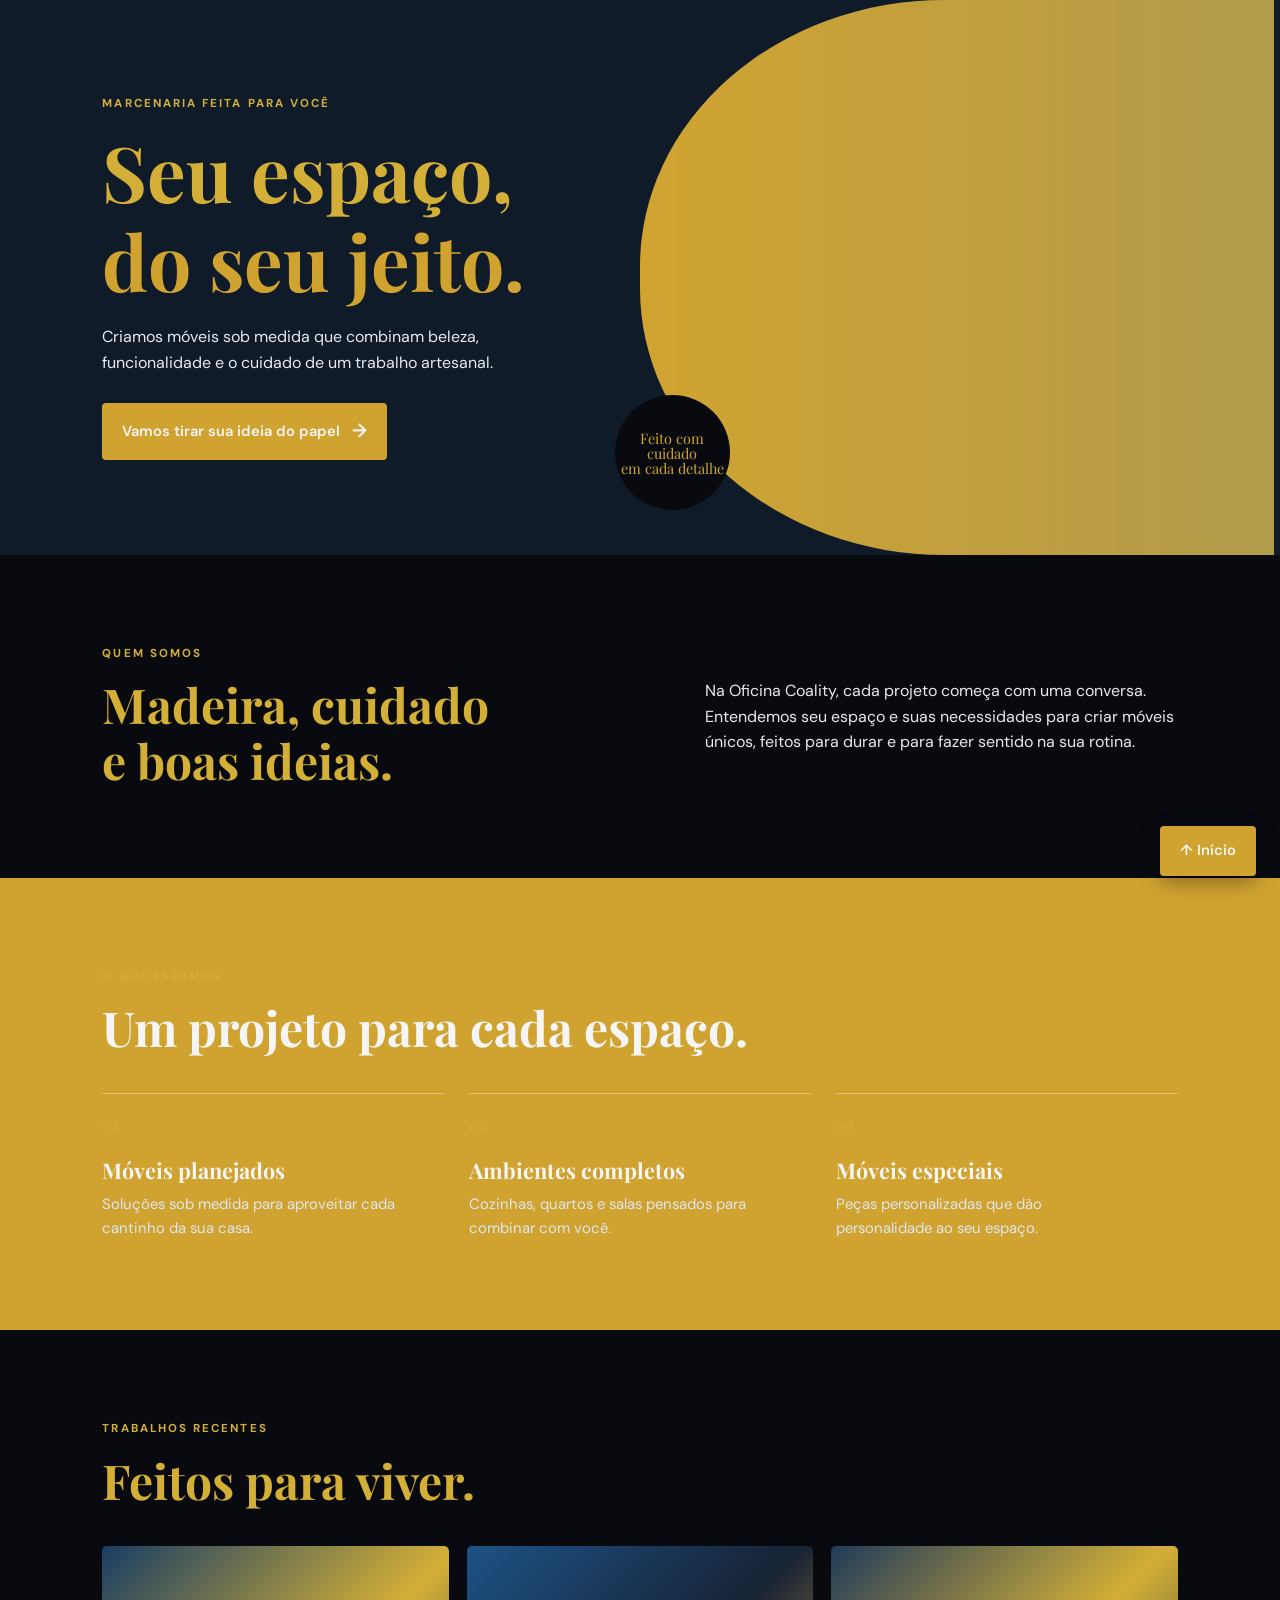
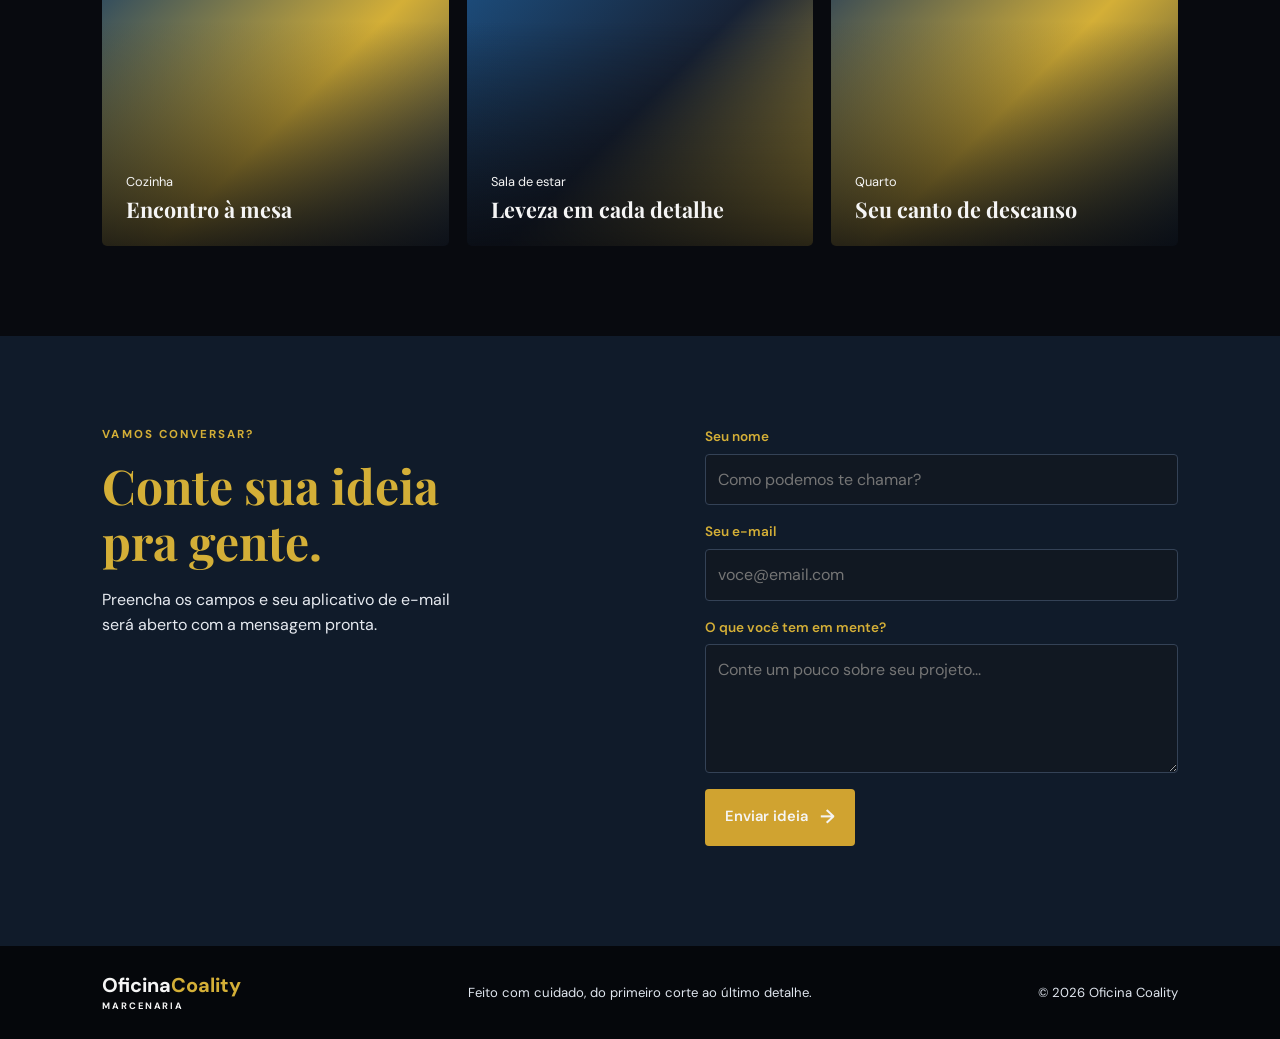
<file: Site do TCC/index.html>
<!DOCTYPE html>
<html lang="pt-br">
<head>
    <meta charset="UTF-8">
    <meta name="viewport" content="width=device-width, initial-scale=1.0">
    <meta name="description" content="Móveis sob medida feitos com cuidado e personalidade pela Coality.">
    <title>Oficina Coality | Marcenaria sob medida</title>
    <link rel="stylesheet" href="index.css">
    <script src="index.js" defer></script>
</head>
<body>
    <header class="cabecalho">
        <a class="logo" href="index.html#inicio" aria-label="Oficina Coality — início">
            Oficina<span>Coality</span><small>MARCENARIA</small>
        </a>

        <button class="menu-botao" aria-label="Abrir menu" aria-expanded="false" aria-controls="menu-principal">
            <span></span><span></span><span></span>
        </button>

        <nav class="menu" id="menu-principal">
            <a href="sobre.html">Sobre</a>
            <a href="servicos.html">Serviços</a>
            <a href="projetos.html">Projetos</a>
            <a class="botao botao-menu" href="contato.html#formulario">Peça um orçamento</a>
        </nav>
    </header>
    

    <main>
        <section class="hero" id="inicio">
            <div class="hero-conteudo">
                <p class="etiqueta">MARCENARIA FEITA PARA VOCÊ</p>
                <h1>Seu espaço,<br><span>do seu jeito.</span></h1>
                <p class="hero-texto">
                    Criamos móveis sob medida que combinam beleza, funcionalidade
                    e o cuidado de um trabalho artesanal.
                </p>
                <a class="botao" href="contato.html#formulario">Vamos tirar sua ideia do papel <span>→</span></a>
            </div>
            <div class="hero-imagem" role="img" aria-label="Ambiente com móveis planejados"></div>
            <div class="hero-selo">Feito com cuidado<br>em cada detalhe</div>
        </section>

        <section class="sobre secao" id="sobre">
            <div>
                <p class="etiqueta">QUEM SOMOS</p>
                <h2>Madeira, cuidado<br>e boas ideias.</h2>
            </div>
            <p>
                Na Oficina Coality, cada projeto começa com uma conversa. Entendemos
                seu espaço e suas necessidades para criar móveis únicos, feitos
                para durar e para fazer sentido na sua rotina.
            </p>
        </section>

        <section class="servicos secao" id="servicos">
            <div class="secao-titulo">
                <p class="etiqueta">O QUE FAZEMOS</p>
                <h2>Um projeto para cada espaço.</h2>
            </div>
            <div class="servicos-lista">
                <article class="servico">
                    <span class="servico-numero">01</span>
                    <h3>Móveis planejados</h3>
                    <p>Soluções sob medida para aproveitar cada cantinho da sua casa.</p>
                </article>
                <article class="servico">
                    <span class="servico-numero">02</span>
                    <h3>Ambientes completos</h3>
                    <p>Cozinhas, quartos e salas pensados para combinar com você.</p>
                </article>
                <article class="servico">
                    <span class="servico-numero">03</span>
                    <h3>Móveis especiais</h3>
                    <p>Peças personalizadas que dão personalidade ao seu espaço.</p>
                </article>
            </div>
        </section>

        <section class="projetos secao" id="projetos">
            <div class="secao-titulo">
                <p class="etiqueta">TRABALHOS RECENTES</p>
                <h2>Feitos para viver.</h2>
            </div>
            <div class="projetos-lista">
                <article class="projeto projeto-cozinha">
                    <div><span>Cozinha</span><h3>Encontro à mesa</h3></div>
                </article>
                <article class="projeto projeto-sala">
                    <div><span>Sala de estar</span><h3>Leveza em cada detalhe</h3></div>
                </article>
                <article class="projeto projeto-quarto">
                    <div><span>Quarto</span><h3>Seu canto de descanso</h3></div>
                </article>
            </div>
        </section>

        <section class="contato secao" id="contato">
            <div class="contato-texto">
                <p class="etiqueta">VAMOS CONVERSAR?</p>
                <h2>Conte sua ideia<br>pra gente.</h2>
                <p>Preencha os campos e seu aplicativo de e-mail será aberto com a mensagem pronta.</p>
            </div>
            <form class="formulario">
                <label for="nome">Seu nome</label>
                <input id="nome" name="nome" type="text" placeholder="Como podemos te chamar?" required>

                <label for="email">Seu e-mail</label>
                <input id="email" name="email" type="email" placeholder="voce@email.com" required>

                <label for="mensagem">O que você tem em mente?</label>
                <textarea id="mensagem" name="mensagem" rows="4" placeholder="Conte um pouco sobre seu projeto..." required></textarea>

                <button class="botao" type="submit">Enviar ideia <span>→</span></button>
                <p class="form-status" aria-live="polite"></p>
            </form>
        </section>
    </main>

    <footer class="rodape">
        <a class="logo logo-rodape" href="index.html#inicio">Oficina<span>Coality</span><small>MARCENARIA</small></a>
        <p>Feito com cuidado, do primeiro corte ao último detalhe.</p>
        <p>© <span id="ano"></span> Oficina Coality</p>
    </footer>
    <a class="botao voltar-inicio" href="#inicio" aria-label="Voltar ao início da página">↑ Início</a>
</body>
</html>
</file>
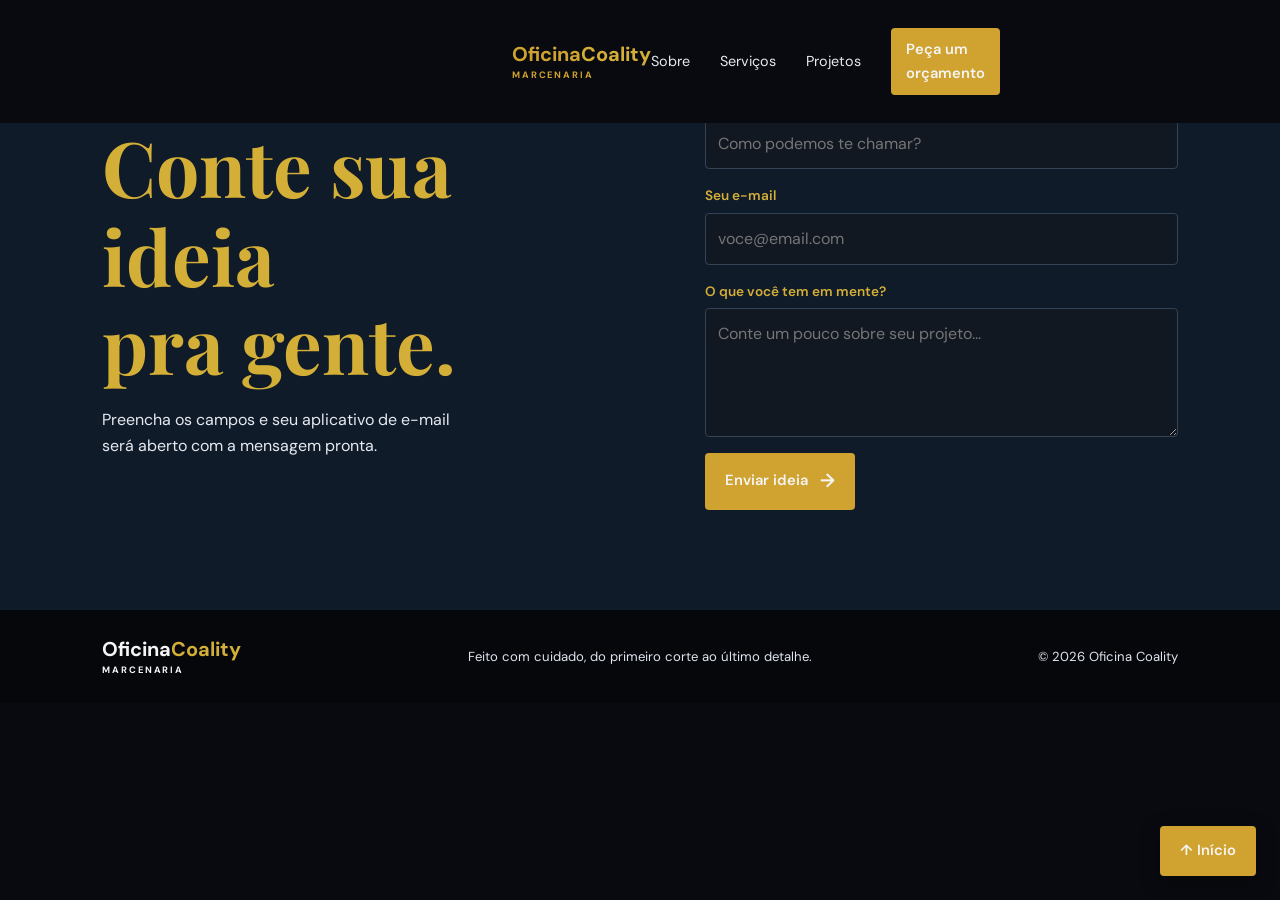
<file: Site do TCC/contato.html>
<!DOCTYPE html>
<html lang="pt-br">
<head>
    <meta charset="UTF-8">
    <meta name="viewport" content="width=device-width, initial-scale=1.0">
    <meta name="description" content="Entre em contato com a Oficina Coality e conte sua ideia de marcenaria sob medida.">
    <title>Contato | Oficina Coality</title>
    <link rel="stylesheet" href="index.css">
    <script src="index.js" defer></script>
</head>
<body>
    <header class="cabecalho">
        <a class="logo" href="index.html#inicio" aria-label="Oficina Coality — início">
            Oficina<span>Coality</span><small>MARCENARIA</small>
        </a>
        <button class="menu-botao" aria-label="Abrir menu" aria-expanded="false" aria-controls="menu-principal">
            <span></span><span></span><span></span>
        </button>
        <nav class="menu" id="menu-principal">
            <a href="sobre.html">Sobre</a>
            <a href="servicos.html">Serviços</a>
            <a href="projetos.html">Projetos</a>
            <a class="botao botao-menu" href="contato.html#formulario" aria-current="page">Peça um orçamento</a>
        </nav>
    </header>

    <main>
        <section class="contato secao">
            <div class="contato-texto">
                <p class="etiqueta">VAMOS CONVERSAR?</p>
                <h1>Conte sua ideia<br>pra gente.</h1>
                <p>Preencha os campos e seu aplicativo de e-mail será aberto com a mensagem pronta.</p>
            </div>
            <form class="formulario" id="formulario">
                <label for="nome">Seu nome</label>
                <input id="nome" name="nome" type="text" placeholder="Como podemos te chamar?" required>

                <label for="email">Seu e-mail</label>
                <input id="email" name="email" type="email" placeholder="voce@email.com" required>

                <label for="mensagem">O que você tem em mente?</label>
                <textarea id="mensagem" name="mensagem" rows="4" placeholder="Conte um pouco sobre seu projeto..." required></textarea>

                <button class="botao" type="submit">Enviar ideia <span>→</span></button>
                <p class="form-status" aria-live="polite"></p>
            </form>
        </section>
    </main>

    <footer class="rodape">
        <a class="logo logo-rodape" href="index.html#inicio">Oficina<span>Coality</span><small>MARCENARIA</small></a>
        <p>Feito com cuidado, do primeiro corte ao último detalhe.</p>
        <p>© <span id="ano"></span> Oficina Coality</p>
    </footer>
    <a class="botao voltar-inicio" href="index.html#inicio" aria-label="Voltar ao início">↑ Início</a>
</body>
</html>
</file>
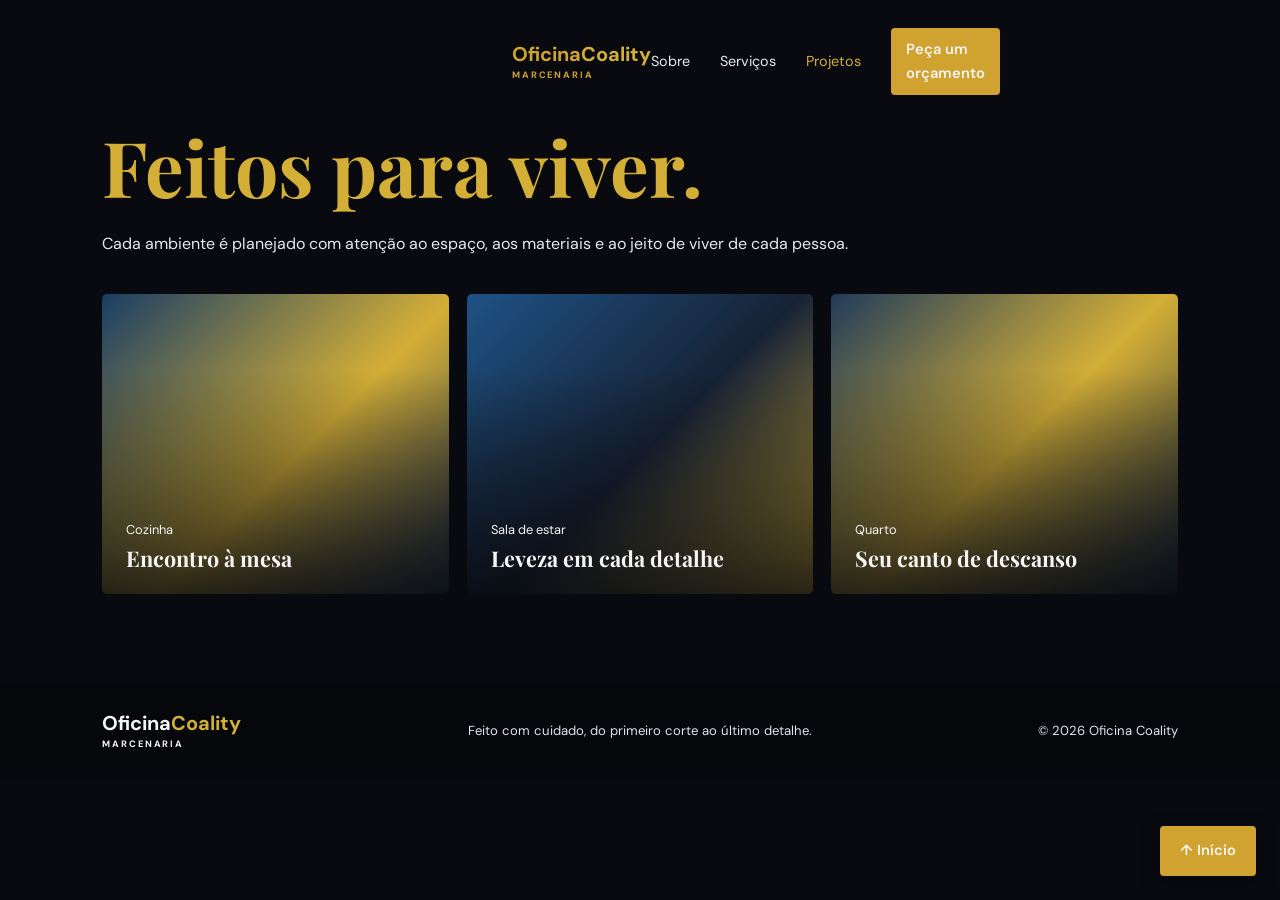
<file: Site do TCC/projetos.html>
<!DOCTYPE html>
<html lang="pt-br">
<head>
    <meta charset="UTF-8">
    <meta name="viewport" content="width=device-width, initial-scale=1.0">
    <meta name="description" content="Veja alguns projetos de marcenaria feitos pela Oficina Coality.">
    <title>Projetos | Oficina Coality</title>
    <link rel="stylesheet" href="index.css">
    <script src="index.js" defer></script>
</head>
<body>
    <header class="cabecalho">
        <a class="logo" href="index.html#inicio" aria-label="Oficina Coality — início">
            Oficina<span>Coality</span><small>MARCENARIA</small>
        </a>
        <button class="menu-botao" aria-label="Abrir menu" aria-expanded="false" aria-controls="menu-principal">
            <span></span><span></span><span></span>
        </button>
        <nav class="menu" id="menu-principal">
            <a href="sobre.html">Sobre</a>
            <a href="servicos.html">Serviços</a>
            <a href="projetos.html" aria-current="page">Projetos</a>
            <a class="botao botao-menu" href="contato.html#formulario">Peça um orçamento</a>
        </nav>
    </header>

    <main>
        <section class="projetos secao">
            <div class="secao-titulo">
                <p class="etiqueta">TRABALHOS RECENTES</p>
                <h1>Feitos para viver.</h1>
                <p>Cada ambiente é planejado com atenção ao espaço, aos materiais e ao jeito de viver de cada pessoa.</p>
            </div>
            <div class="projetos-lista">
                <article class="projeto projeto-cozinha">
                    <div><span>Cozinha</span><h2>Encontro à mesa</h2></div>
                </article>
                <article class="projeto projeto-sala">
                    <div><span>Sala de estar</span><h2>Leveza em cada detalhe</h2></div>
                </article>
                <article class="projeto projeto-quarto">
                    <div><span>Quarto</span><h2>Seu canto de descanso</h2></div>
                </article>
            </div>
        </section>
    </main>

    <footer class="rodape">
        <a class="logo logo-rodape" href="index.html#inicio">Oficina<span>Coality</span><small>MARCENARIA</small></a>
        <p>Feito com cuidado, do primeiro corte ao último detalhe.</p>
        <p>© <span id="ano"></span> Oficina Coality</p>
    </footer>
    <a class="botao voltar-inicio" href="index.html#inicio" aria-label="Voltar ao início">↑ Início</a>
</body>
</html>
</file>
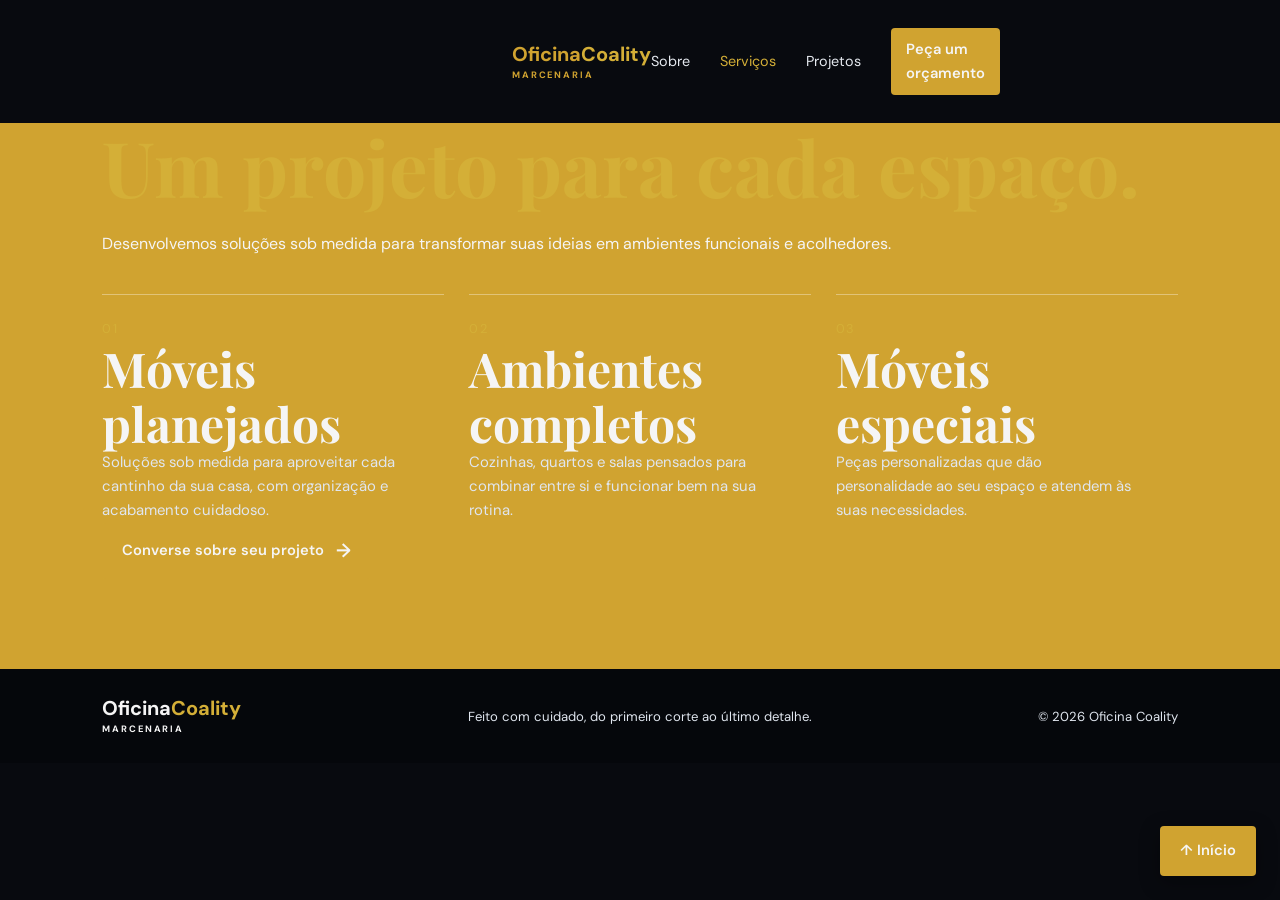
<file: Site do TCC/servicos.html>
<!DOCTYPE html>
<html lang="pt-br">
<head>
    <meta charset="UTF-8">
    <meta name="viewport" content="width=device-width, initial-scale=1.0">
    <meta name="description" content="Conheça os serviços de marcenaria sob medida da Oficina Coality.">
    <title>Serviços | Oficina Coality</title>
    <link rel="stylesheet" href="index.css">
    <script src="index.js" defer></script>
</head>
<body>
    <header class="cabecalho">
        <a class="logo" href="index.html#inicio" aria-label="Oficina Coality — início">
            Oficina<span>Coality</span><small>MARCENARIA</small>
        </a>
        <button class="menu-botao" aria-label="Abrir menu" aria-expanded="false" aria-controls="menu-principal">
            <span></span><span></span><span></span>
        </button>
        <nav class="menu" id="menu-principal">
            <a href="sobre.html">Sobre</a>
            <a href="servicos.html" aria-current="page">Serviços</a>
            <a href="projetos.html">Projetos</a>
            <a class="botao botao-menu" href="contato.html#formulario">Peça um orçamento</a>
        </nav>
    </header>

    <main>
        <section class="servicos secao">
            <div class="secao-titulo">
                <p class="etiqueta">O QUE FAZEMOS</p>
                <h1>Um projeto para cada espaço.</h1>
                <p>Desenvolvemos soluções sob medida para transformar suas ideias em ambientes funcionais e acolhedores.</p>
            </div>
            <div class="servicos-lista">
                <article class="servico">
                    <span class="servico-numero">01</span>
                    <h2>Móveis planejados</h2>
                    <p>Soluções sob medida para aproveitar cada cantinho da sua casa, com organização e acabamento cuidadoso.</p>
                </article>
                <article class="servico">
                    <span class="servico-numero">02</span>
                    <h2>Ambientes completos</h2>
                    <p>Cozinhas, quartos e salas pensados para combinar entre si e funcionar bem na sua rotina.</p>
                </article>
                <article class="servico">
                    <span class="servico-numero">03</span>
                    <h2>Móveis especiais</h2>
                    <p>Peças personalizadas que dão personalidade ao seu espaço e atendem às suas necessidades.</p>
                </article>
            </div>
            <a class="botao" href="contato.html#formulario">Converse sobre seu projeto <span>→</span></a>
        </section>
    </main>

    <footer class="rodape">
        <a class="logo logo-rodape" href="index.html#inicio">Oficina<span>Coality</span><small>MARCENARIA</small></a>
        <p>Feito com cuidado, do primeiro corte ao último detalhe.</p>
        <p>© <span id="ano"></span> Oficina Coality</p>
    </footer>
    <a class="botao voltar-inicio" href="index.html#inicio" aria-label="Voltar ao início">↑ Início</a>
</body>
</html>
</file>
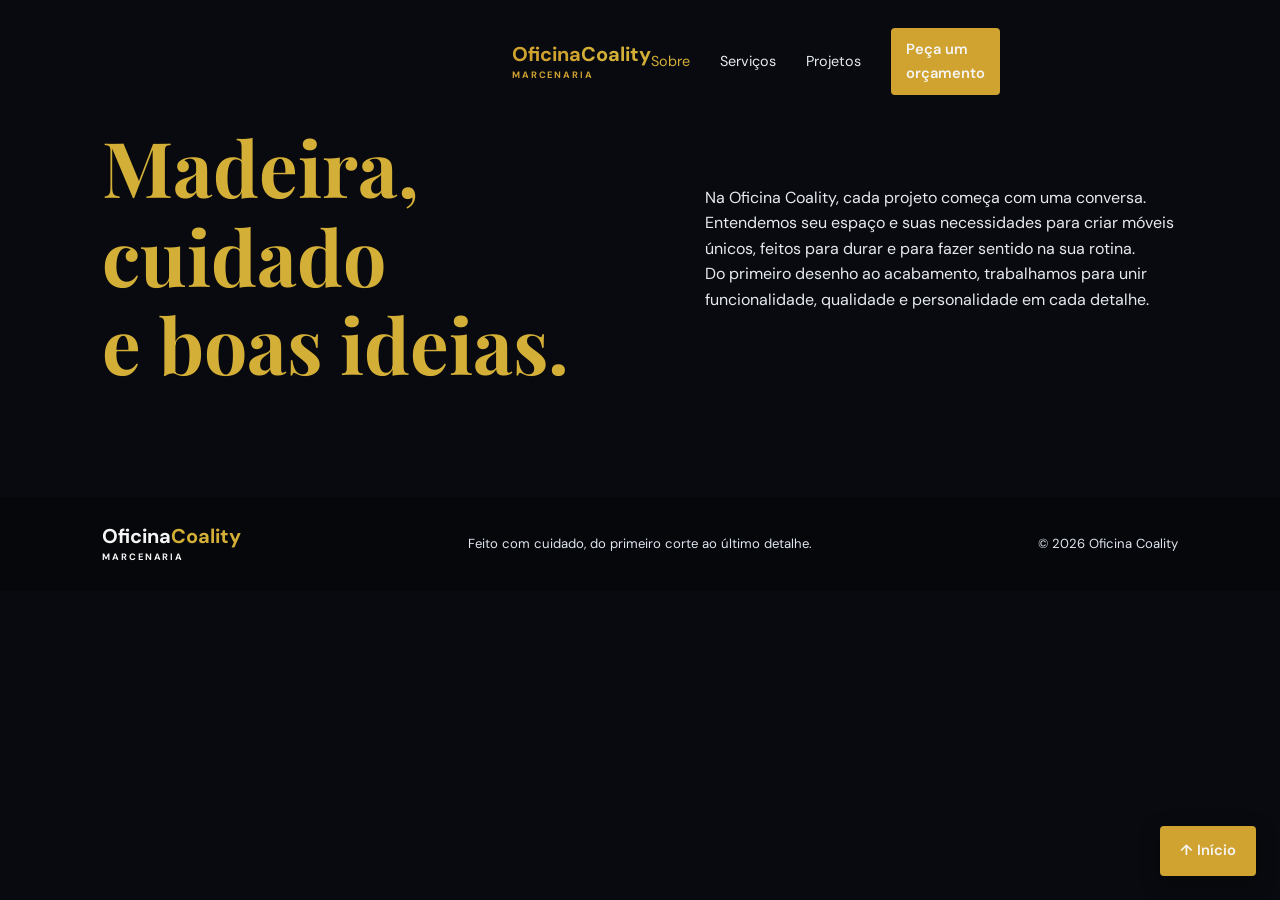
<file: Site do TCC/sobre.html>
<!DOCTYPE html>
<html lang="pt-br">
<head>
    <meta charset="UTF-8">
    <meta name="viewport" content="width=device-width, initial-scale=1.0">
    <meta name="description" content="Conheça a Oficina Coality e nosso cuidado com cada projeto de marcenaria sob medida.">
    <title>Sobre | Oficina Coality</title>
    <link rel="stylesheet" href="index.css">
    <script src="index.js" defer></script>
</head>
<body>
    <header class="cabecalho">
        <a class="logo" href="index.html#inicio" aria-label="Oficina Coality — início">
            Oficina<span>Coality</span><small>MARCENARIA</small>
        </a>
        <button class="menu-botao" aria-label="Abrir menu" aria-expanded="false" aria-controls="menu-principal">
            <span></span><span></span><span></span>
        </button>
        <nav class="menu" id="menu-principal">
            <a href="sobre.html" aria-current="page">Sobre</a>
            <a href="servicos.html">Serviços</a>
            <a href="projetos.html">Projetos</a>
            <a class="botao botao-menu" href="contato.html#formulario">Peça um orçamento</a>
        </nav>
    </header>

    <main>
        <section class="sobre secao">
            <div>
                <p class="etiqueta">QUEM SOMOS</p>
                <h1>Madeira, cuidado<br>e boas ideias.</h1>
            </div>
            <div>
                <p>
                    Na Oficina Coality, cada projeto começa com uma conversa. Entendemos
                    seu espaço e suas necessidades para criar móveis únicos, feitos
                    para durar e para fazer sentido na sua rotina.
                </p>
                <p>
                    Do primeiro desenho ao acabamento, trabalhamos para unir funcionalidade,
                    qualidade e personalidade em cada detalhe.
                </p>
            </div>
        </section>
    </main>

    <footer class="rodape">
        <a class="logo logo-rodape" href="index.html#inicio">Oficina<span>Coality</span><small>MARCENARIA</small></a>
        <p>Feito com cuidado, do primeiro corte ao último detalhe.</p>
        <p>© <span id="ano"></span> Oficina Coality</p>
    </footer>
    <a class="botao voltar-inicio" href="index.html#inicio" aria-label="Voltar ao início">↑ Início</a>
</body>
</html>
</file>
<file: Site do TCC/index.css>
@import url('https://fonts.googleapis.com/css2?family=DM+Sans:wght@400;500;600;700&family=Playfair+Display:wght@500;600;700&display=swap');

:root {
    --azul: #d0a330;
    --azul-escuro: #1a4f88;
    --azul-claro: #101b2a;
    --madeira: #d4af37;
    --texto: #e6eaf0;
    --branco: #f5f5f5;
    --fundo: #080a0f;
}

* {
    box-sizing: border-box;
    margin: 0;
    padding: 0;
}

html {
    scroll-behavior: smooth;
}

body {
    background: var(--fundo);
    color: var(--texto);
    font-family: "DM Sans", sans-serif;
    line-height: 1.6;
}

a {
    color: inherit;
    text-decoration: none;
}

.cabecalho {
    position: fixed;

    align-items: center;
    background: var(--fundo);
    display: flex;
    justify-content: space-between;
    padding: 28px 40%;
}

.logo {
    color: var(--azul);
    font-size: 1.25rem;
    font-weight: 700;
    line-height: 1.1;
}

.logo span {
    color: var(--madeira);
}

.logo small {
    display: block;
    font-size: 0.58rem;
    letter-spacing: 0.2em;
    margin-top: 5px;
}

.menu {
    align-items: center;
    display: flex;
    gap: 30px;
}

.menu a:not(.botao) {
    font-size: 0.9rem;
}

.menu a:not(.botao):hover {
    color: var(--madeira);
}

.menu a[aria-current="page"]:not(.botao) {
    color: var(--madeira);
}

.botao {
    align-items: center;
    background: var(--azul);
    border: 0;
    border-radius: 4px;
    color: var(--branco);
    cursor: pointer;
    display: inline-flex;
    font: inherit;
    font-size: 0.92rem;
    font-weight: 600;
    gap: 12px;
    justify-content: center;
    padding: 13px 20px;
    transition: background 0.2s, transform 0.2s;
}

.botao:hover {
    background: var(--azul-escuro);
    transform: translateY(-2px);
}

.botao span {
    font-size: 1.2rem;
}

.botao-menu {
    padding: 10px 15px;
}

.menu-botao {
    background: none;
    border: 0;
    cursor: pointer;
    display: none;
}

.menu-botao span {
    background: var(--azul);
    display: block;
    height: 2px;
    margin: 5px;
    width: 24px;
}

.hero {
    align-items: center;
    background: var(--azul-claro);
    display: grid;
    grid-template-columns: 1fr 1fr;
    min-height: 530px;
    overflow: hidden;
    padding: 70px 8%;
    position: relative;
}

.hero-conteudo {
    max-width: 520px;
    padding: 25px 0;
    position: relative;
    z-index: 1;
}

.etiqueta {
    color: var(--madeira);
    font-size: 0.72rem;
    font-weight: 700;
    letter-spacing: 0.18em;
    margin-bottom: 14px;
}

h1,
h2,
h3 {
    color: var(--madeira);
    font-family: "Playfair Display", Georgia, serif;
    line-height: 1.15;
}

h1 {
    font-size: clamp(3rem, 6vw, 5rem);
    margin-bottom: 20px;
}

h1 span {
    color: var(--azul);
}

.hero-texto {
    margin-bottom: 28px;
    max-width: 410px;
}

.hero-imagem {
    align-self: stretch;
    background:
        linear-gradient(90deg, rgba(212, 175, 55, 0.08), rgba(40, 116, 200, 0.18)),
        linear-gradient(140deg, #d0a330 0%, #d0a330 48%, #d0a330 100%);
    border-radius: 48% 0 0 48%;
    margin: -70px -18% -70px 0;
    min-height: 400px;
}

.hero-selo {
    background: var(--fundo);
    border-radius: 50%;
    bottom: 45px;
    color: var(--azul);
    font-family: "Playfair Display", Georgia, serif;
    font-size: 0.9rem;
    height: 115px;
    line-height: 1.05;
    padding-top: 36px;
    position: absolute;
    right: 43%;
    text-align: center;
    width: 115px;
}

.secao {
    padding: 90px 8%;
}

.sobre {
    align-items: center;
    display: grid;
    gap: 12%;
    grid-template-columns: 1fr 1fr;
}

h2 {
    font-size: clamp(2rem, 4vw, 3rem);
}

.sobre > p {
    max-width: 500px;
}

.servicos {
    background: var(--azul);
    color: var(--branco);
}

.servicos h2,
.servicos h3 {
    color: var(--branco);
}

.secao-titulo {
    margin-bottom: 38px;
}

.servicos-lista {
    display: grid;
    gap: 25px;
    grid-template-columns: repeat(3, 1fr);
}

.servico {
    border-top: 1px solid rgba(255, 255, 255, 0.35);
    padding: 20px 10px 0 0;
}

.servico-numero {
    color: var(--madeira);
    font-size: 0.8rem;
    letter-spacing: 0.12em;
}

.servico h3 {
    font-size: 1.35rem;
    margin: 18px 0 10px;
}

.servico p {
    color: #e0e6ef;
    font-size: 0.93rem;
    max-width: 300px;
}

.projetos-lista {
    display: grid;
    gap: 18px;
    grid-template-columns: repeat(3, 1fr);
}

.projeto {
    align-items: end;
    background-color: #172235;
    background-image: linear-gradient(0deg, rgba(8, 10, 15, 0.84), transparent 70%);
    border-radius: 5px;
    display: flex;
    min-height: 300px;
    overflow: hidden;
    padding: 24px;
    transition: transform 0.2s;
}

.projeto:hover {
    transform: translateY(-5px);
}

.projeto-cozinha {
    background-image:
        linear-gradient(0deg, rgba(8, 10, 15, 0.84), transparent 75%),
        linear-gradient(135deg, #183d64, #d4af37 55%, #26364c);
}

.projeto-sala {
    background-image:
        linear-gradient(0deg, rgba(8, 10, 15, 0.84), transparent 75%),
        linear-gradient(135deg, #1d5285, #172235 52%, #d4af37);
}

.projeto-quarto {
    background-image:
        linear-gradient(0deg, rgba(8, 10, 15, 0.84), transparent 75%),
        linear-gradient(135deg, #203b5a, #d4af37 52%, #14253a);
}

.projeto div {
    color: var(--branco);
}

.projeto span {
    font-size: 0.8rem;
}

.projeto h2,
.projeto h3 {
    color: var(--branco);
    font-size: 1.35rem;
    margin-top: 4px;
}

.contato {
    background: var(--azul-claro);
    display: grid;
    gap: 12%;
    grid-template-columns: 1fr 1fr;
}

.contato-texto > p:last-child {
    margin-top: 18px;
    max-width: 350px;
}

.formulario {
    display: flex;
    flex-direction: column;
}

.formulario label {
    color: var(--madeira);
    font-size: 0.85rem;
    font-weight: 600;
    margin: 0 0 6px;
}

.formulario input,
.formulario textarea {
    background: #111822;
    border: 1px solid #344256;
    border-radius: 4px;
    color: var(--texto);
    font: inherit;
    margin-bottom: 16px;
    padding: 12px;
    resize: vertical;
}

.formulario input:focus,
.formulario textarea:focus {
    border-color: var(--azul);
    outline: 2px solid rgba(40, 116, 200, 0.25);
}

.formulario .botao {
    align-self: flex-start;
}

.form-status {
    font-size: 0.85rem;
    margin-top: 10px;
}

.rodape {
    align-items: center;
    background: #05070b;
    color: #e0e6ef;
    display: flex;
    flex-wrap: wrap;
    gap: 20px;
    justify-content: space-between;
    padding: 28px 8%;
}

.logo-rodape {
    color: var(--branco);
}

.rodape p {
    font-size: 0.82rem;
}

.voltar-inicio {
    bottom: 24px;
    box-shadow: 0 6px 20px rgba(0, 0, 0, 0.35);
    position: fixed;
    right: 24px;
    z-index: 5;
}

@media (max-width: 760px) {
    .cabecalho {
        padding: 16px 6%;
    }

    .menu-botao {
        display: block;
        position: relative;
        z-index: 3;
    }

    .menu {
        align-items: stretch;
        background: var(--fundo);
        box-shadow: 0 10px 20px rgba(0, 0, 0, 0.1);
        display: none;
        flex-direction: column;
        gap: 20px;
        left: 0;
        padding: 25px 6%;
        position: absolute;
        right: 0;
        top: 72px;
        z-index: 2;
    }

    .menu.aberto {
        display: flex;
    }

    .botao-menu {
        align-self: flex-start;
    }

    .hero {
        grid-template-columns: 1fr;
        min-height: auto;
        padding: 55px 7%;
    }

    .hero-imagem {
        border-radius: 8px;
        margin: 25px 0 0;
        min-height: 250px;
    }

    .hero-selo {
        bottom: 35px;
        right: 9%;
    }

    .secao {
        padding: 65px 7%;
    }

    .sobre,
    .contato {
        gap: 25px;
        grid-template-columns: 1fr;
    }

    .servicos-lista,
    .projetos-lista {
        grid-template-columns: 1fr;
    }

    .servico {
        padding-bottom: 15px;
    }

    .projeto {
        min-height: 250px;
    }

    .rodape {
        align-items: flex-start;
        flex-direction: column;
        padding: 28px 7%;
    }

    .voltar-inicio {
        bottom: 16px;
        right: 16px;
    }
}
</file>
